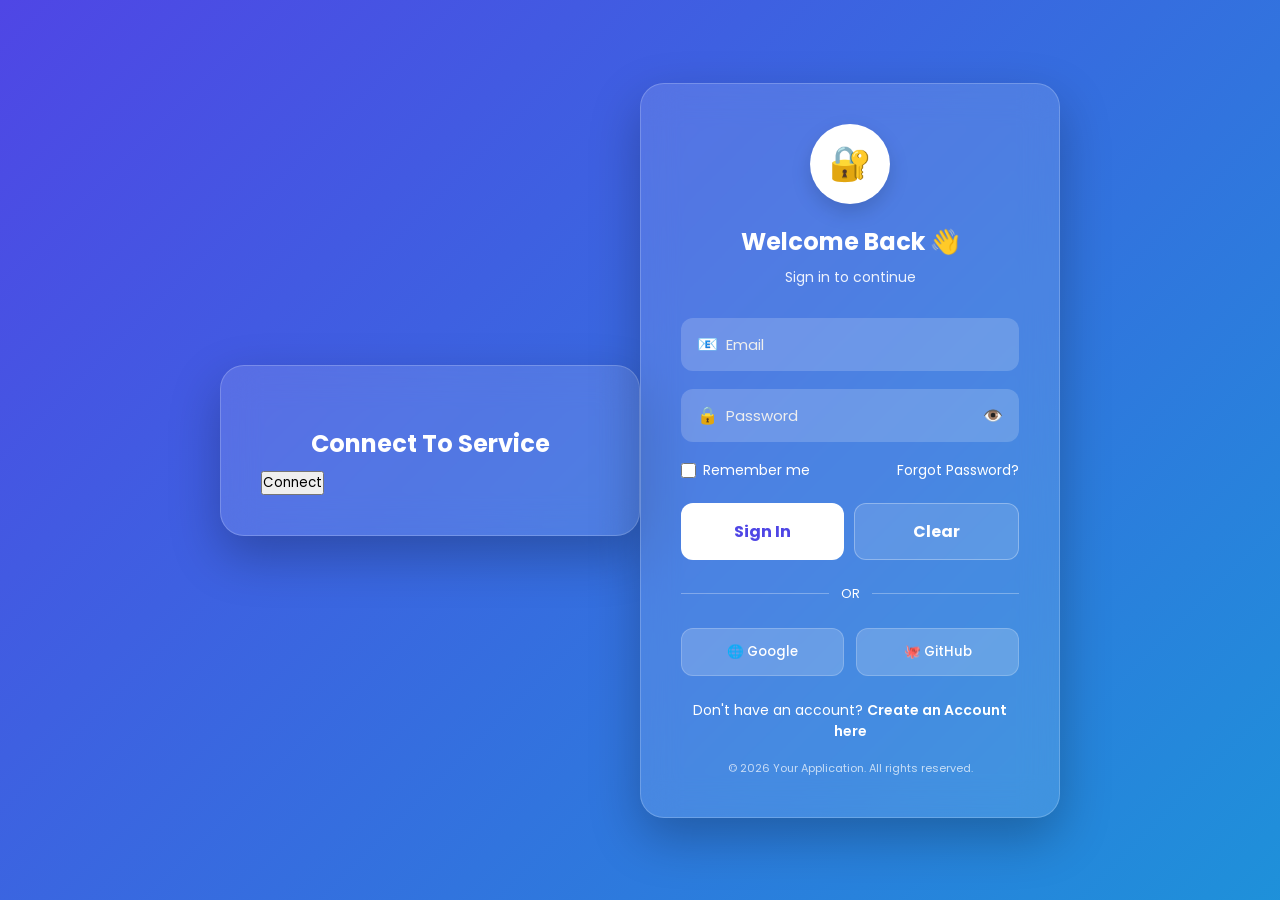
<file: index.html>
<!DOCTYPE html>
<html lang="en">
<head>
<meta charset="UTF-8">
<meta name="viewport" content="width=device-width, initial-scale=1.0">

<title>Modern Login</title>
<link rel="preconnect" href="https://fonts.googleapis.com">
<link rel="preconnect" href="https://fonts.gstatic.com" crossorigin>
<link
    href="https://fonts.googleapis.com/css2?family=Poppins:wght@300;400;500;600;700&display=swap"
    rel="stylesheet"
>
<div class="card"> <h2>Connect To Service</h2> <button onclick="connectToService()"> Connect </button> <p id="apiStatus"></p> </div>
    

<style>

*{
    margin: 0;
    padding: 0;
    box-sizing: border-box;
    font-family: Poppins, sans-serif;
}

body {
    min-height: 100vh;

    display: flex;
    justify-content: center;
    align-items: center;

    padding: 20px;

    background: linear-gradient(
        135deg,
        #4f46e5,
        #06b6d4,
        #8b5cf6
    );

    background-size: 300% 300%;

    animation: bg 12s infinite;
}

@keyframes bg {

    0%,
    100% {
        background-position: 0 50%;
    }

    50% {
        background-position: 100% 50%;
    }
}

.card {
    width: 420px;
    max-width: 100%;

    padding: 40px;

    border-radius: 24px;

    background: rgba(255, 255, 255, .12);

    backdrop-filter: blur(18px);
    -webkit-backdrop-filter: blur(18px);

    border: 1px solid rgba(255, 255, 255, .2);

    box-shadow: 0 20px 50px rgba(0, 0, 0, .25);

    transition:
        transform .3s ease,
        box-shadow .3s ease;
}

.card:hover {
    transform: translateY(-3px);

    box-shadow:
        0 25px 60px rgba(0, 0, 0, .3);
}

.logo {
    width: 80px;
    height: 80px;

    margin: auto;

    border-radius: 50%;

    display: flex;
    align-items: center;
    justify-content: center;

    background: #fff;

    font-size: 34px;

    box-shadow: 0 8px 20px rgba(0, 0, 0, .15);
}

h2,
.subtitle {
    text-align: center;
    color: #fff;
}

h2 {
    margin: 20px 0 8px;
    font-size: 24px;
}

.subtitle {
    opacity: .9;

    margin-bottom: 30px;

    font-size: 14px;
}

.field {
    margin-bottom: 18px;

    position: relative;
}

.field-icon {
    position: absolute;

    left: 16px;
    top: 50%;

    transform: translateY(-50%);

    font-size: 17px;

    pointer-events: none;
}

input[type="email"],
input[type="password"],
input[type="text"] {
    width: 100%;

    padding: 15px 48px 15px 45px;

    border: none;
    border-radius: 12px;

    background: rgba(255, 255, 255, .18);

    color: #fff;

    font-size: 15px;

    transition:
        background .2s,
        outline .2s;
}

input::placeholder {
    color: #eee;
}

input:focus {
    outline: 2px solid rgba(255, 255, 255, .45);

    background: rgba(255, 255, 255, .23);
}

input:invalid:not(:placeholder-shown) {
    outline: 2px solid rgba(255, 120, 120, .7);
}

.eye {
    position: absolute;

    right: 16px;
    top: 50%;

    transform: translateY(-50%);

    cursor: pointer;

    color: #fff;

    user-select: none;
}

.eye:focus {
    outline: 2px solid rgba(255, 255, 255, .6);

    border-radius: 5px;
}

.password-strength {
    margin-top: 8px;

    display: none;
}

.strength-bar {
    width: 100%;
    height: 5px;

    border-radius: 5px;

    background: rgba(255, 255, 255, .2);

    overflow: hidden;
}

.strength-progress {
    width: 0;
    height: 100%;

    border-radius: 5px;

    background: #fff;

    transition:
        width .3s ease,
        background .3s ease;
}

.strength-text {
    display: block;

    margin-top: 5px;

    color: rgba(255, 255, 255, .85);

    font-size: 11px;
}

.caps-warning {
    display: none;

    margin-top: 7px;

    color: #fff;

    font-size: 12px;
}

.row {
    display: flex;

    justify-content: space-between;
    align-items: center;

    color: #fff;

    font-size: 14px;

    margin-bottom: 22px;
}

.remember {
    display: flex;

    align-items: center;

    gap: 7px;

    cursor: pointer;
}

.remember input {
    width: 15px;
    height: 15px;

    accent-color: #fff;

    cursor: pointer;
}

a {
    color: #fff;

    text-decoration: none;

    transition: .2s;
}

a:hover {
    text-decoration: underline;
}

.button-group {
    display: flex;

    gap: 10px;
}

.login-btn,
.clear-btn {
    flex: 1;

    padding: 15px;

    border-radius: 12px;

    font-weight: 700;

    font-size: 16px;

    cursor: pointer;

    transition: .25s;
}

.login-btn {
    border: none;

    background: #fff;

    color: #4f46e5;
}

.login-btn:hover {
    transform: translateY(-2px);

    box-shadow:
        0 8px 20px rgba(0, 0, 0, .2);
}

.login-btn:active {
    transform: translateY(0);
}

.login-btn:disabled {
    opacity: .7;

    cursor: not-allowed;

    transform: none;
}

.clear-btn {
    border: 1px solid rgba(255, 255, 255, .3);

    background: rgba(255, 255, 255, .12);

    color: #fff;
}

.clear-btn:hover {
    background: rgba(255, 255, 255, .25);
}

.div {
    display: flex;

    align-items: center;

    color: #fff;

    margin: 24px 0;
}

.div::before,
.div::after {
    content: "";

    flex: 1;

    height: 1px;

    background: rgba(255, 255, 255, .3);
}

.div span {
    padding: 0 12px;

    font-size: 13px;
}

.social {
    display: grid;

    grid-template-columns: 1fr 1fr;

    gap: 12px;
}

.social button {
    width: 100%;

    padding: 13px;

    border-radius: 12px;

    background: rgba(255, 255, 255, .18);

    color: #fff;

    border: 1px solid rgba(255, 255, 255, .2);

    cursor: pointer;

    font-weight: 500;

    transition: .25s;
}

.social button:hover {
    background: rgba(255, 255, 255, .3);

    transform: translateY(-2px);
}

.message {
    display: none;

    margin-top: 15px;

    padding: 10px;

    border-radius: 8px;

    text-align: center;

    color: #fff;

    background: rgba(34, 197, 94, .25);

    border: 1px solid rgba(255, 255, 255, .2);

    font-size: 13px;
}

.footer {
    text-align: center;

    color: #fff;

    margin-top: 24px;

    font-size: 14px;
}

.footer a {
    font-weight: 600;
}

.copyright {
    text-align: center;

    color: rgba(255, 255, 255, .7);

    font-size: 11px;

    margin-top: 18px;
}

@media (max-width: 480px) {

    .card {
        width: 100%;

        padding: 30px 25px;
    }

    h2 {
        font-size: 21px;
    }

    .social {
        grid-template-columns: 1fr;
    }

    .button-group {
        flex-direction: column;
    }
}

/* Respect users who prefer reduced motion */

@media (prefers-reduced-motion: reduce) {

    body {
        animation: none;
    }

    .card,
    .login-btn,
    .social button {
        transition: none;
    }
}

</style>
</head>

<body>

<div class="card">

    <div class="logo">
        🔐
    </div>

    <h2>Welcome Back 👋</h2>

    <p class="subtitle">
        Sign in to continue
    </p>

    <form id="loginForm" novalidate>

        <!-- Email -->

        <div class="field">

            <span class="field-icon">
                📧
            </span>

            <input
                type="email"
                id="email"
                name="email"
                placeholder="Email"
                autocomplete="email"
                aria-label="Email address"
                required
            >

        </div>

        <!-- Password -->

        <div class="field">

            <span class="field-icon">
                🔒
            </span>

            <input
                id="pwd"
                name="password"
                type="password"
                placeholder="Password"
                autocomplete="current-password"
                aria-label="Password"
                required
                minlength="6"
            >

            <span
                class="eye"
                id="passwordToggle"
                role="button"
                tabindex="0"
                aria-label="Show password"
                aria-pressed="false"
                onclick="togglePassword()"
            >
                👁️
            </span>

            <!-- Password Strength -->

            <div
                class="password-strength"
                id="passwordStrength"
            >

                <div class="strength-bar">

                    <div
                        class="strength-progress"
                        id="strengthProgress"
                    ></div>

                </div>

                <span
                    class="strength-text"
                    id="strengthText"
                >
                    Password strength
                </span>

            </div>

            <!-- Caps Lock -->

            <div
                class="caps-warning"
                id="capsWarning"
                role="alert"
            >
                ⚠️ Caps Lock is ON
            </div>

        </div>

        <!-- Options -->

        <div class="row">

            <label class="remember">

                <input
                    type="checkbox"
                    id="remember"
                    name="remember"
                >

                <span>
                    Remember me
                </span>

            </label>

            <a href="#">
                Forgot Password?
            </a>

        </div>

        <!-- Buttons -->

        <div class="button-group">

            <button
                type="submit"
                class="login-btn"
                id="loginBtn"
            >
                Sign In
            </button>

            <button
                type="button"
                class="clear-btn"
                id="clearBtn"
            >
                Clear
            </button>

        </div>

        <!-- Status Message -->

        <div
            class="message"
            id="successMessage"
            role="status"
        >
            ✅ Sign-in successful!
        </div>

        <!-- Divider -->

        <div class="div">
            <span>OR</span>
        </div>

        <!-- Social Login -->

        <div class="social">

            <button type="button">
                🌐 Google
            </button>

            <button type="button">
                🐙 GitHub
            </button>

        </div>

        <!-- Sign Up -->

        <div class="footer">

            Don't have an account?

            <a href="#">
                Create an Account here
            </a>

        </div>

        <div class="copyright">
            © 2026 Your Application. All rights reserved.
        </div>

    </form>

</div>

<script>

 
/* Password visibility */
function togglePassword() {

    const password =
        document.getElementById("pwd");

    const toggle =
        document.getElementById("passwordToggle");

    const isPassword =
        password.type === "password";

    password.type =
        isPassword ? "text" : "password";

    toggle.textContent =
        isPassword ? "🙈" : "👁️";

    toggle.setAttribute(
        "aria-label",
        isPassword
            ? "Hide password"
            : "Show password"
    );

    toggle.setAttribute(
        "aria-pressed",
        isPassword
    );
}


/* Keyboard support for password toggle */

document
    .getElementById("passwordToggle")
    .addEventListener("keydown", function(event) {

        if (
            event.key === "Enter" ||
            event.key === " "
        ) {

            event.preventDefault();

            togglePassword();
        }

    });


/* Password strength */

const password =
    document.getElementById("pwd");

const strengthContainer =
    document.getElementById("passwordStrength");

const strengthProgress =
    document.getElementById("strengthProgress");

const strengthText =
    document.getElementById("strengthText");

password.addEventListener(
    "input",
    function() {

        const value = password.value;

        if (!value) {

            strengthContainer.style.display = "none";

            return;
        }

        strengthContainer.style.display = "block";

        let score = 0;

        if (value.length >= 6) {
            score++;
        }

        if (value.length >= 10) {
            score++;
        }

        if (/[A-Z]/.test(value)) {
            score++;
        }

        if (/[0-9]/.test(value)) {
            score++;
        }

        if (/[^A-Za-z0-9]/.test(value)) {
            score++;
        }

        const percentage =
            Math.min(score * 20, 100);

        strengthProgress.style.width =
            percentage + "%";

        if (score <= 2) {

            strengthText.textContent =
                "Weak password";

        } else if (score <= 3) {

            strengthText.textContent =
                "Medium password";

        } else {

            strengthText.textContent =
                "Strong password";

        }

    }
);


/* Caps Lock detection */

password.addEventListener(
    "keyup",
    function(event) {

        const capsWarning =
            document.getElementById("capsWarning");

        if (event.getModifierState &&
            event.getModifierState("CapsLock")) {

            capsWarning.style.display =
                "block";

        } else {

            capsWarning.style.display =
                "none";

        }

    }
);


/* Clear form */

document
    .getElementById("clearBtn")
    .addEventListener("click", function() {

        const form =
            document.getElementById("loginForm");

        form.reset();

        document
            .getElementById("passwordStrength")
            .style.display = "none";

        document
            .getElementById("capsWarning")
            .style.display = "none";

        document
            .getElementById("successMessage")
            .style.display = "none";

        password.type = "password";

        document
            .getElementById("passwordToggle")
            .textContent = "👁️";

    });


/* Sign in */

document
    .getElementById("loginForm")
    .addEventListener("submit", function(event) {

        event.preventDefault();

        const email =
            document.getElementById("email");

        const password =
            document.getElementById("pwd");

        const button =
            document.getElementById("loginBtn");

        const message =
            document.getElementById("successMessage");

        if (!email.checkValidity()) {

            email.focus();

            return;
        }

        if (!password.checkValidity()) {

            password.focus();

            return;
        }

        button.disabled = true;

        button.textContent =
            "Signing In...";

        message.style.display =
            "none";

        setTimeout(function() {

            button.disabled = false;

            button.textContent =
                "Sign In";

            message.style.display =
                "block";

        }, 1500);

    });

</script>

</body>
</html>
</file>
